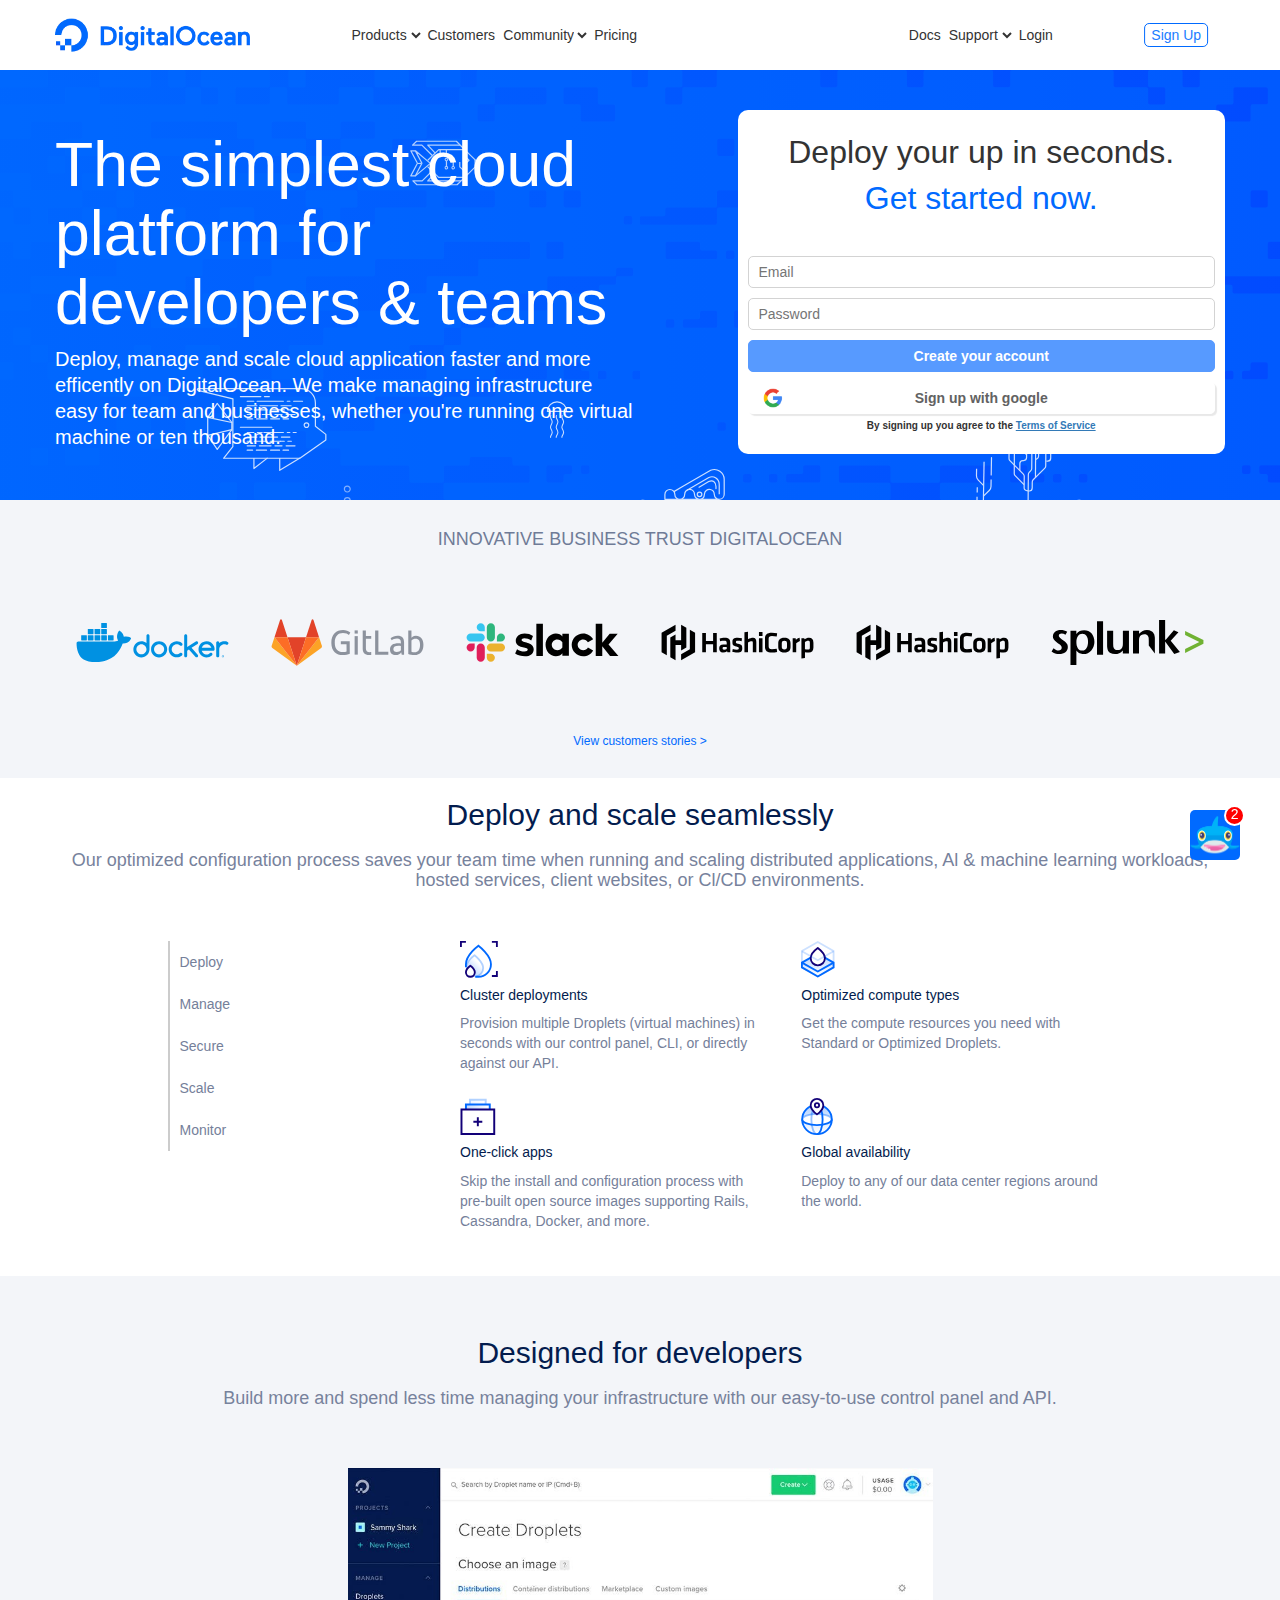
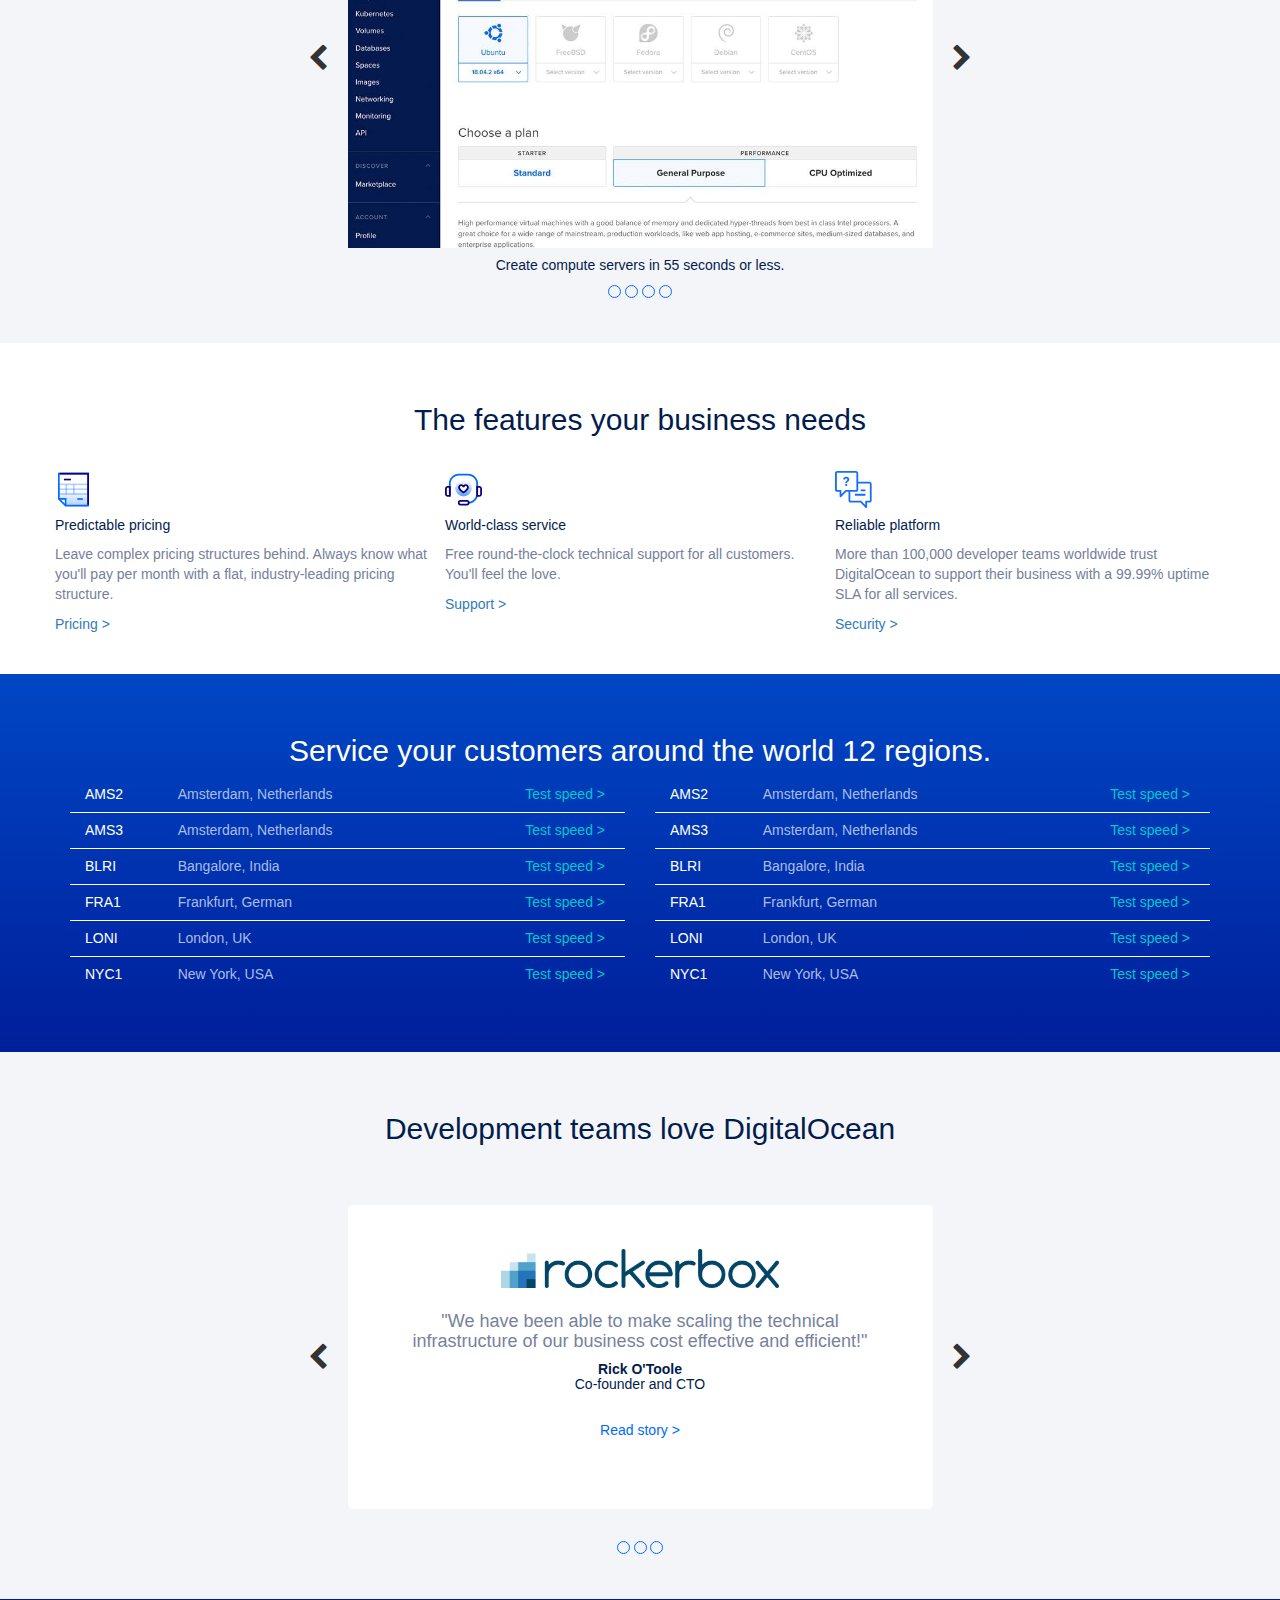
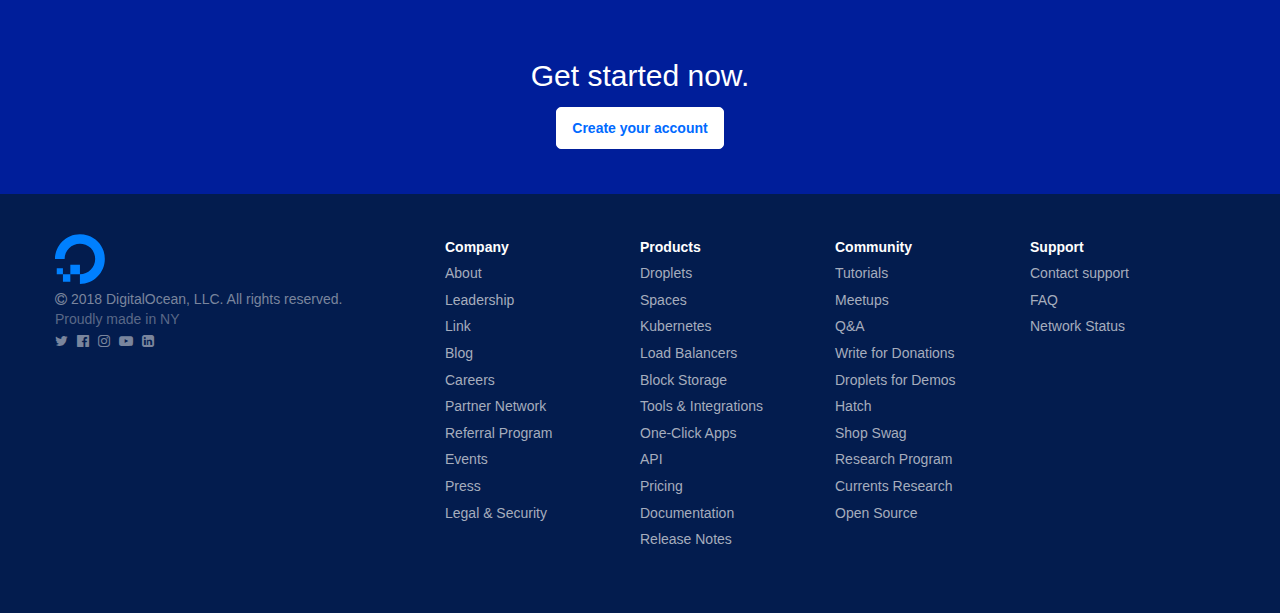
<file: index.html>
<!DOCTYPE html>
<html lang="en" dir="ltr">
  <head>
    <meta charset="utf-8">
    <meta name="viewport" content="width=device-width, initial-scale=1.0">
    <link rel="stylesheet" href="https://stackpath.bootstrapcdn.com/bootstrap/3.4.1/css/bootstrap.min.css" integrity="sha384-HSMxcRTRxnN+Bdg0JdbxYKrThecOKuH5zCYotlSAcp1+c8xmyTe9GYg1l9a69psu" crossorigin="anonymous">
    <link rel="stylesheet" href="css/style.css">
    <link rel="stylesheet" href="https://cdnjs.cloudflare.com/ajax/libs/font-awesome/4.7.0/css/font-awesome.min.css">
    <title>Digital Ocean</title>
  </head>
  <body>
    <!-- Navbar -->
    <div class="container-fluid">


        <div class="container bl-nav">
          <div class="row">

            <div class="logotype col-md-2  col-sm-3 col-xs-3 bl-padding">
              <img class="logo cursor-pointer" src="img/digital-ocean-logo.png" alt="">
            </div>

            <div class="bl-nav-left bl-padding col-md-4 col-md-offset-1 visible-md visible-lg">
              <ul>
                <li>
                  <select>
                    <option value="Products">Products</option>
                  </select>
                </li>
                <li>
                  <select>
                    <option value="Customers">Customers</option>
                  </select>
                </li>
                <li>
                  <select>
                    <option value="Community">Community</option>
                  </select>
                </li>
                <li>
                  <select>
                    <option value="Pricing">Pricing</option>
                  </select>
                </li>
              </ul>
            </div>

            <div class="bl-nav-right col-md-3 col-md-offset-1 visible-md visible-lg text-center">

              <ul>
                <li>
                  <select>
                    <option value="Docs">Docs</option>
                  </select>
                </li>
                <li>
                  <select>
                    <option value="Support">Support</option>
                  </select>
                </li>
                <li>
                  <select>
                    <option value="Login">Login</option>
                  </select>
                </li>
              </ul>

            </div>

            <div class="btn col-md-1 visible-md visible-lg">
              <button type="button" name="button">Sign Up</button>
            </div>
            <div class="hamburger  col-sm-1 col-xs-1 col-sm-offset-8 col-xs-offset-8 visible-xs visible-sm">
              <i class="fa fa-bars" aria-hidden="true"></i>
            </div>

          </div>

        </div>




    </div>
    <!-- Navbar -->

    <!-- Header -->
    <header>

      <div class="container-fluid">

        <div class="container">

          <!-- Jumbotron -->
          <div class="row bl-jumbotron ">

            <div class="col-md-6 col-sm-6">
              <div class="row">
                <h1>The simplest cloud platform for developers & teams</h1>
                <h4>Deploy, manage and scale cloud application faster and more efficently on DigitalOcean. We make managing infrastructure easy for team and businesses, whether you're running one virtual machine or ten thousand.</h4>
              </div>
            </div>
            <div  class="col-md-5 col-md-offset-1 col-sm-5 col-sm-offset-1 text-center">
              <div class="row">
                <div id="account">
                  <p>Deploy your up in seconds.<br><span>Get started now.</span></p>
                  <form class="" action="index.html" method="post">
                    <div class="">
                      <input type="email" name="email" value="" placeholder="Email" required>
                    </div>
                    <div class="">
                      <input type="password" name="password" value="" placeholder="Password" minlength="3" maxlength="8" required>
                    </div>
                    <div class="">
                      <input type="submit" name="submit" value="Create your account">
                    </div>
                    <div class="google">
                      <img src="img/google-logo.png" alt="">
                      <input type="button" name="button" value="Sign up with google">
                    </div>
                  </form>
                  <div>By signing up you agree to the <a class="decoration" href="#">Terms of Service</a></div>
                </div>

              </div>



            </div>

          </div>
          <!-- /Jumbotron -->

        </div>

      </div>


    </header>
    <!-- /Header -->

    <!-- Main -->
    <main class="container-fluid" >

      <!-- First Stripe-->
      <div class="row">

        <div class="container">

          <div class="row sponsor text-center">

            <div class="col-md-12 col-sm-12 col-xs-12">
              <h4 class=" text-uppercase">Innovative business trust digitalocean</h4>
            </div>
            <!-- IMMAGINI-SPONSOR -->
            <div class="row">
              <div class="col-md-2 col-sm-2 col-xs-6">
                <img src="img/docker-3.svg" alt="docker logo">
              </div>
              <div class="col-md-2 col-sm-2 col-xs-6">
                <img src="img/gitlab-3.svg" alt="gitlab logo">
              </div>
              <div class="col-md-2 col-sm-2 col-xs-6">
                <img src="img/slack-3.svg" alt="docker logo">
              </div>
              <div class="col-md-2 col-sm-2 col-xs-6">
                <img src="img/harshicorp-3.svg" alt="harshicorp logo">
              </div>
              <div class="col-md-2 col-sm-2 col-xs-6">
                <img src="img/harshicorp-3.svg" alt="harshicorp logo">
              </div>
              <div class="col-md-2 col-sm-2 col-xs-6">
                <img src="img/splunk-3.svg" alt="splunk logo">
              </div>
              <!-- /IMMAGINI-SPONSOR -->
            </div>
            <div class="col-md-12 col-sm-12 col-xs-12">
              <h6>View customers stories ></h6>
            </div>

          </div>

        </div>

      </div>
      <!-- /First Stripe-->

      <!-- Second Stripe-->
      <div class="row">
        <div class="container">
          <div class="row text-center">
            <div class="col-md-12 col-sm-12 col-xs-12">
              <h2 class="">Deploy and scale seamlessly</h2>
            </div>
            <div class="col-md-12 col-sm-12 col-xs-12">
              <h4 class="">Our optimized configuration process saves your team time when running and scaling distributed applications, Al
                & machine learning workloads, hosted services, client websites, or Cl/CD environments.
              </h4>
            </div>
          </div>
          <div class="row process">
            <div class="col-md-1 col-md-offset-1 col-sm-1 col-sm-offset-1 col-xs-12">
              <div class="ul">
                <ul>
                  <li>Deploy</li>
                  <li>Manage</li>
                  <li>Secure</li>
                  <li>Scale</li>
                  <li>Monitor</li>
                </ul>
              </div>
            </div>
            <div class="col-md-7 col-md-offset-2 col-sm-7 col-sm-offset-2 col-xs-12">
              <div class="row sub">
                <div class="col-md-12 col-sm-12 col-xs-12">
                  <div class="row">
                    <div class="col-md-6 col-sm-6 col-xs-12">
                      <img src="img/cluster.svg" alt="">
                      <h5>Cluster deployments</h5>
                      <p>Provision multiple Droplets (virtual machines) in seconds with our control panel, CLI, or directly against our API.</p>
                    </div>
                    <div class="col-md-6 col-sm-6 col-xs-12">
                      <img src="img/optimized.svg" alt="">
                      <h5>Optimized compute types</h5>
                      <p>Get the compute resources you need with Standard or Optimized Droplets.</p>
                    </div>
                  </div>
                </div>
                <div class="col-md-12 col-sm-12 col-xs-12">
                  <div class="row">
                    <div class="col-md-6 col-sm-6 col-xs-12">
                      <img src="img/one-click-apps.svg" alt="">
                      <h5>One-click apps</h5>
                      <p>Skip the install and configuration process with pre-built open source images supporting Rails, Cassandra, Docker, and more.</p>
                    </div>
                    <div class="col-md-6 col-sm-6 col-xs-12">
                      <img src="img/global.svg" alt="">
                      <h5>Global availability</h5>
                      <p>Deploy to any of our data center regions around the world.</p>
                    </div>
                  </div>
                </div>
              </div>
            </div>
          </div>

        </div>

      </div>
      <!-- /Second Stripe-->

      <!-- Third Stripe -->
      <div class="row">

        <div class="container">
          <div class="bl-container">
            <div class="row text-center">
              <div class="col-md-12 col-sm-12 col-xs-12">
                <h2 class="">Designed for developers</h2>
              </div>
              <div class="col-md-12 col-sm-12 col-xs-12">
                <h4 class="">
                  Build more and spend less time managing your infrastructure with our easy-to-use control panel and API.
                </h4>
              </div>
            </div>
            <div class="row carousel">
              <!-- <div class="fa col-md-3 col-sm-3 col-xs-3 text-right">
                <i class="fa fa-chevron-left" aria-hidden="true"></i>
              </div> -->
              <!-- <div class="col-md-6 col-sm-6 col-xs-6"> -->
              <div class="col-md-6 col-md-offset-3 col-sm-6 col-sm-offset-3 col-xs-6 col-xs-offset-3">
                <div class="row img">
                  <i class="fa fa-chevron-left" aria-hidden="true"></i>
                  <img src="img/droplets.jpg" alt="">
                  <i class="fa fa-chevron-right" aria-hidden="true"></i>
                </div>
              </div>
              <!-- <div class="fa col-md-3 col-sm-3 col-xs-3">
                <i class="fa fa-chevron-right" aria-hidden="true"></i>
              </div> -->

            </div>
            <div class="row text-center">
              <div class="col-md-12 col-sm-12 col-xs-12">
                <h5 class="">Create compute servers in 55 seconds or less.</h5>
                <div class="circle">
                </div>
                <!-- <a href="#"><div class="circle">
                </div></a> -->
                <div class="circle">
                </div>
                <div class="circle">
                </div>
                <div class="circle">
                </div>
              </div>
            </div>

          </div>

        </div>

      </div>
      <!-- /Third Stripe -->

      <!-- Fourth Stripe -->
      <div class="row">
        <div class="container">
          <div class="bl-container">
            <div class="row text-center">
              <div class="col-md-12 col-sm-12 col-xs-12">
                <h2 class="">The features your business needs </h2>
              </div>
            </div>
            <!-- Devi sistemare il margine visibile quando in modalità sm -->
            <div class="row">
              <div class="col-md-4 col-sm-4 col-xs-12 bl-pad-left">
                <!-- <div class="row"> -->
                <img src="img/predictable.svg" alt="">
                <h5>Predictable pricing</h5>
                <p>Leave complex pricing structures behind. Always know what you'll pay per month with a flat, industry-leading pricing structure.</p>
                <a href="#">Pricing ></a>
                <!-- </div> -->
              </div>
              <div class="col-md-4 col-sm-4 col-xs-12 bl-pad-left">
              <!-- <div class="col-md-4 col-sm-4 col-xs-12"> -->
                <!-- <div class="row"> -->
                <img src="img/chat-operator.svg" alt="">
                <h5>World-class service </h5>
                <p>Free round-the-clock technical support for all customers. You'll feel the love.</p>
                <a href="#">Support ></a>
                <!-- </div> -->
              </div>
              <div class="col-md-4 col-sm-4 col-xs-12 bl-pad-left">
              <!-- <div class="col-md-4 col-sm-4 col-xs-12 bl-pad-right"> -->
                <!-- <div class="row"> -->
                <img src="img/reliable.svg" alt="">
                <h5>Reliable platform</h5>
                <p>More than 100,000 developer teams worldwide trust DigitalOcean to support their business with a 99.99% uptime SLA for all services.</p>
                <a href="#">Security ></a>
                <!-- </div> -->
              </div>

            </div>



          </div>

        </div>

      </div>
      <!-- /Fourth Stripe -->

      <!-- Fifth Stripe -->
      <div class="row">
        <div class="container">
          <!-- Ho aggiunto questa row per evitare di avere dei margini di 15 px su bl-container. Sarebbe da fare anche sopra con cautela -->
          <!-- <div class="row"> -->
            <div class="bl-container">
              <div class="row text-center">
                <div class="col-md-12 col-sm-12 col-xs-12">
                  <h2 class="">Service your customers around the world 12 regions.</h2>
                </div>
              </div>
              <div class="row">

                <div class="col-md-6 col-sm-12 col-xs-12">
                  <!-- prima colonna -->

                  <!-- Costruire la tab usando le liste -->
                  <div class="tab-list">
                    <ul>
                      <li>AMS2</li>
                      <li>Amsterdam, Netherlands</li>
                      <li class="fr" >Test speed ></li>
                    </ul>
                    <ul>
                      <li>AMS3</li>
                      <li>Amsterdam, Netherlands</li>
                      <li class="fr" >Test speed ></li>
                    </ul>
                    <ul>
                      <li>BLRI</li>
                      <li>Bangalore, India</li>
                      <li class="fr" >Test speed ></li>
                    </ul>
                    <ul>
                      <li>FRA1</li>
                      <li>Frankfurt, German</li>
                      <li class="fr" >Test speed ></li>
                    </ul>
                    <ul>
                      <li>LONI</li>
                      <li>London, UK</li>
                      <li class="fr" >Test speed ></li>
                    </ul>
                    <ul>
                      <li>NYC1</li>
                      <li>New York, USA</li>
                      <li class="fr" >Test speed ></li>
                    </ul>
                  </div>
                  <!-- Costruire la tab usando le liste -->

                    <!-- <div class="row">

                      <div class="col-md-12">

                        <div class="row">
                          <div class="col-md-2">
                            AMS2
                          </div>
                          <div class="col-md-6">
                            Amsterdam, Netherlands
                          </div>
                          <div class="col-md-4">
                            Test speed >
                          </div>
                        </div>

                      </div>

                    </div> -->



                </div>

                <div class="col-md-6 col-sm-12 col-xs-12">
                  <!-- seconda colonna -->

                  <div class="tab-list">
                    <ul>
                      <li>AMS2</li>
                      <li>Amsterdam, Netherlands</li>
                      <li class="fr" >Test speed ></li>
                    </ul>
                    <ul>
                      <li>AMS3</li>
                      <li>Amsterdam, Netherlands</li>
                      <li class="fr" >Test speed ></li>
                    </ul>
                    <ul>
                      <li>BLRI</li>
                      <li>Bangalore, India</li>
                      <li class="fr" >Test speed ></li>
                    </ul>
                    <ul>
                      <li>FRA1</li>
                      <li>Frankfurt, German</li>
                      <li class="fr" >Test speed ></li>
                    </ul>
                    <ul>
                      <li>LONI</li>
                      <li>London, UK</li>
                      <li class="fr" >Test speed ></li>
                    </ul>
                    <ul>
                      <li>NYC1</li>
                      <li>New York, USA</li>
                      <li class="fr" >Test speed ></li>
                    </ul>
                  </div>

                </div>

              </div>
            </div>
          <!-- </div> -->
          <!-- /Ho aggiunto questa row per evitare di avere dei margini di 15 px su bl-container. Sarebbe da fare anche sopra con cautela -->


        </div>

      </div>
      <!-- /Fifth Stripe -->

      <!-- Sixth Stripe -->
      <div class="row">

        <div class="container">
          <div class="bl-container">
            <div class="row text-center">
              <div class="col-md-12 col-sm-12 col-xs-12">
                <h2 class="">Development teams love DigitalOcean</h2>
              </div>
            </div>
            <div class="row carousel">
              <!-- <div class="fa col-md-3 col-sm-3 col-xs-3 text-right">
                <i class="fa fa-chevron-left" aria-hidden="true"></i>
              </div> -->
              <!-- <div class="col-md-6 col-sm-6 col-xs-6"> -->
              <div class="col-md-6 col-md-offset-3 col-sm-6 col-sm-offset-3 col-xs-6 col-xs-offset-3">
                <div class="row img rockerbox">
                  <i class="fa fa-chevron-left" aria-hidden="true"></i>
                  <div class="col-12-md">
                    <div class="row">
                      <div class="col-md-6 col-md-offset-3 col-sm-10 col-sm-offset-1 col-xs-12">
                        <img src="img/rockerbox.png" alt="">
                      </div>
                      <div class="col-md-12 col-sm-12 col-xs-12 text-center">
                        <h4>
                          "We have been able to make scaling the technical <br>
                          infrastructure of our business cost effective and efficient!"
                        </h4>
                        <h5>
                          <strong>Rick O'Toole</strong><br>Co-founder and CTO <br><br><br><a href="#">Read story   ></a>
                        </h5>
                      </div>
                    </div>
                  </div>
                  <i class="fa fa-chevron-right" aria-hidden="true"></i>
                </div>
              </div>
              <!-- <div class="fa col-md-3 col-sm-3 col-xs-3">
                <i class="fa fa-chevron-right" aria-hidden="true"></i>
              </div> -->

            </div>
            <div class="row text-center">
              <div class="col-md-12 col-sm-12 col-xs-12">
                <div class="circle rockerbox">
                </div>
                <!-- <a href="#"><div class="circle">
                </div></a> -->
                <div class="circle rockerbox">
                </div>
                <div class="circle rockerbox">
                </div>
              </div>
            </div>

          </div>

        </div>

      </div>
      <!-- /Sixth Stripe -->

      <!-- Seventh Stripe -->
      <div class="row">
        <div class="container">
          <div class="bl-container">
            <div class="row text-center">
              <div class="col-md-12 col-sm-12 col-xs-12">
                <h2 class="">Get started now.</h2>
              </div>
              <div class="">
                <input type="button" name="button" value="Create your account">
              </div>

            </div>
          </div>

        </div>

      </div>
      <!-- /Seventh Stripe -->


    </main>
    <!-- /Main -->

    <!-- Footer -->
    <footer class="container-fluid">
      <!-- <div class="row"> -->
        <div class="container">
          <div class="bl-container">
            <div class="row footer">
              <div class="col-md-4 col-sm-12 col-xs-12">
                <div class="row">
                  <div class="logo-sign cursor-pointer">
                    <img src="img/digitalocean-logo-mark.svg" alt="">
                  </div>
                  <p>
                    <i class="fa fa-copyright" aria-hidden="true"></i>
                    2018 DigitalOcean, LLC. All rights reserved.<br><span class="dif-color">Proudly made in NY</span><br>
                    <span id="social-icon">
                      <i class="fa fa-twitter" aria-hidden="true"></i>
                      <i class="fa fa-facebook-official" aria-hidden="true"></i>
                      <i class="fa fa-instagram" aria-hidden="true"></i>
                      <i class="fa fa-youtube-play" aria-hidden="true"></i>
                      <i class="fa fa-linkedin-square" aria-hidden="true"></i>
                    </span>
                  </p>
                </div>
              </div>
              <div class="col-md-2 col-sm-6 col-xs-12">
                <div class="row">
                  <ul>
                    <li>Company</li>
                    <li>About</li>
                    <li>Leadership</li>
                    <li>Link</li>
                    <li>Blog</li>
                    <li>Careers</li>
                    <li>Partner Network</li>
                    <li>Referral Program</li>
                    <li>Events</li>
                    <li>Press</li>
                    <li>Legal & Security</li>
                  </ul>
                </div>
              </div>
              <div class="col-md-2 col-sm-6 col-xs-12">
                <div class="row">
                  <ul>
                    <li>Products</li>
                    <li>Droplets</li>
                    <li>Spaces</li>
                    <li>Kubernetes</li>
                    <li>Load Balancers</li>
                    <li>Block Storage</li>
                    <li>Tools & Integrations</li>
                    <li>One-Click Apps</li>
                    <li>API</li>
                    <li>Pricing</li>
                    <li>Documentation</li>
                    <li>Release Notes</li>
                  </ul>
                </div>
              </div>
              <div class="col-md-2 col-sm-6 col-xs-12">
                <div class="row">
                  <ul>
                    <li>Community</li>
                    <li>Tutorials</li>
                    <li>Meetups</li>
                    <li>Q&A</li>
                    <li>Write for Donations</li>
                    <li>Droplets for Demos</li>
                    <li>Hatch</li>
                    <li>Shop Swag</li>
                    <li>Research Program</li>
                    <li>Currents Research</li>
                    <li>Open Source</li>
                  </ul>
                </div>
              </div>
              <div class="col-md-2 col-sm-6 col-xs-12">
                <div class="row">
                  <ul>
                    <li>Support</li>
                    <li>Contact support</li>
                    <li>FAQ</li>
                    <li>Network Status</li>
                  </ul>
                </div>
              </div>

            </div>
          </div>

        </div>

      <!-- </div> -->

    </footer>
    <!-- /Footer -->

    <!-- Shark -->
    <div class="shark bl-clearfix">

      <div class="speech-bubble bl-fl">
        Can I help answer any questions you have <br> about DigitalOcean?
      </div>

      <div class="shark-square bl-fl">
        <img src="img/shark.png" alt="">
        <div class="circle-num text-center">
          2
        </div>
      </div>

    </div>
    <!-- /Shark -->

  </body>
</html>
</file>
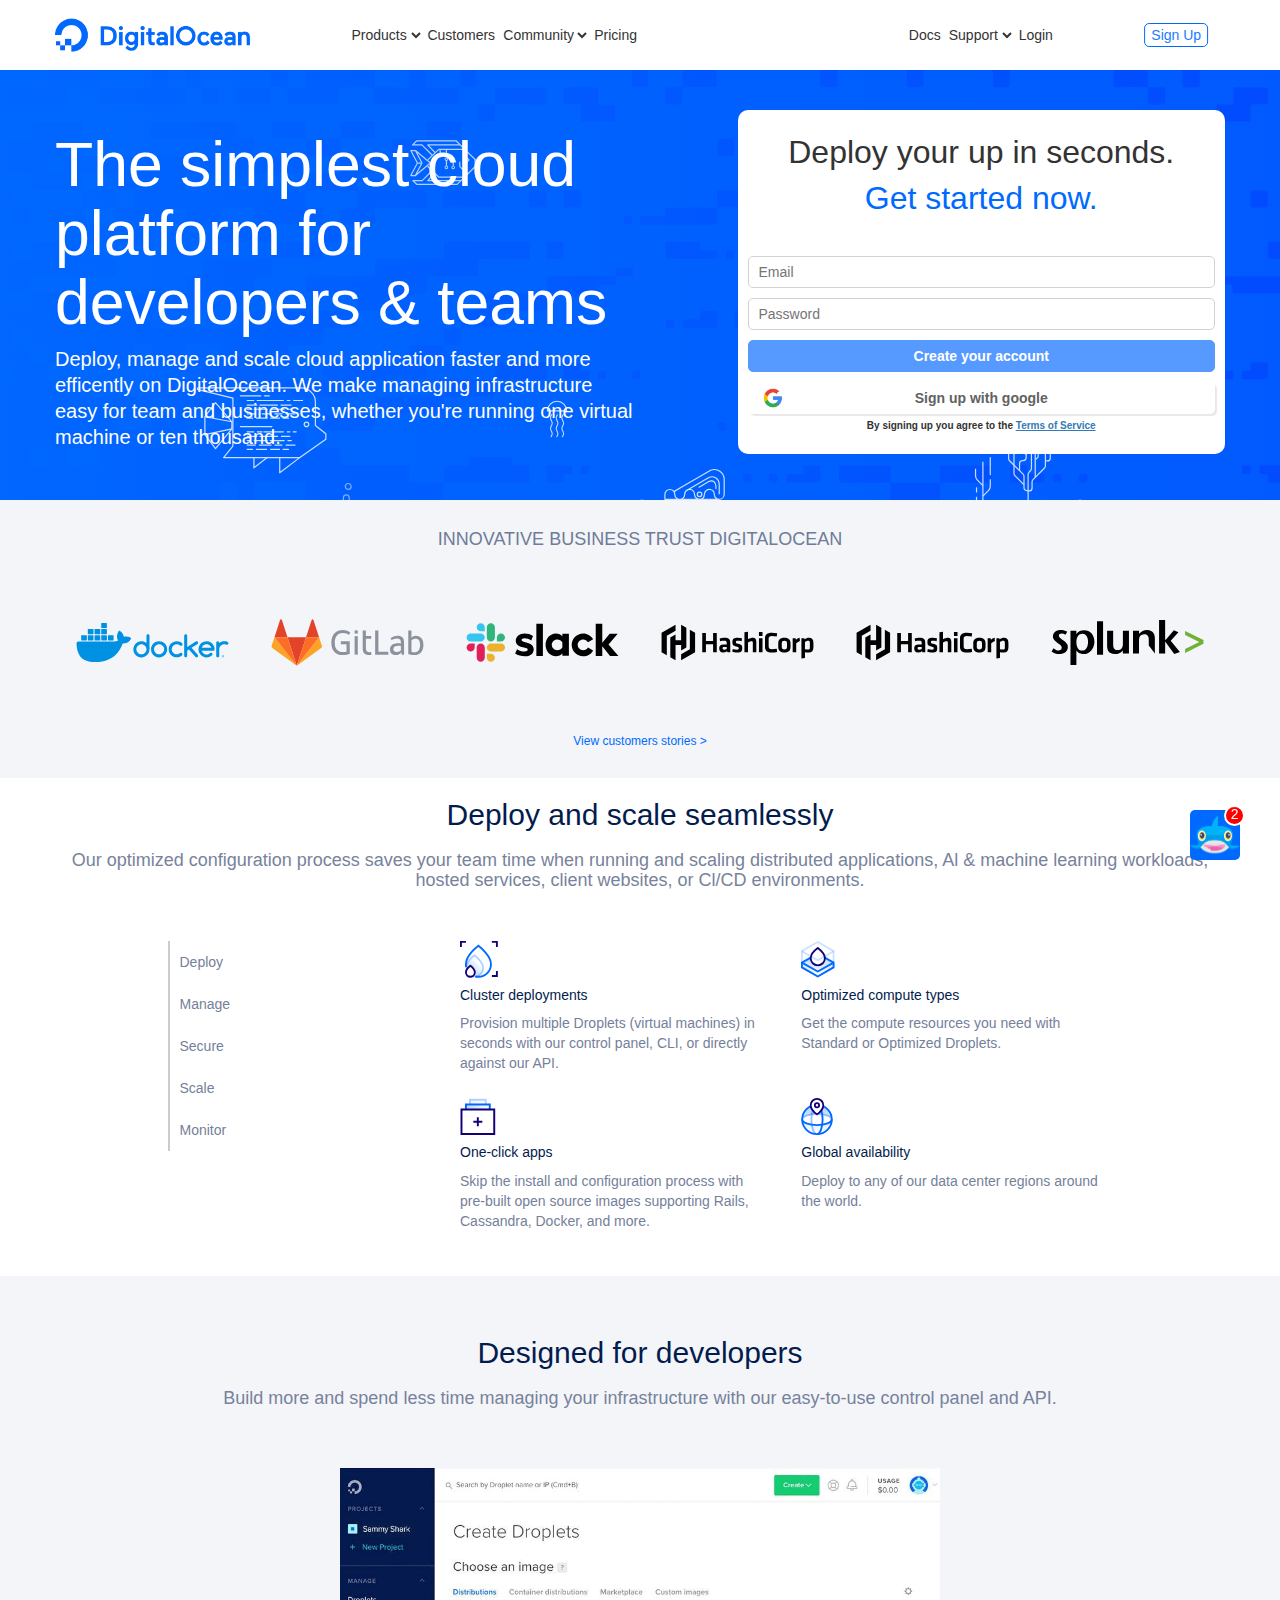
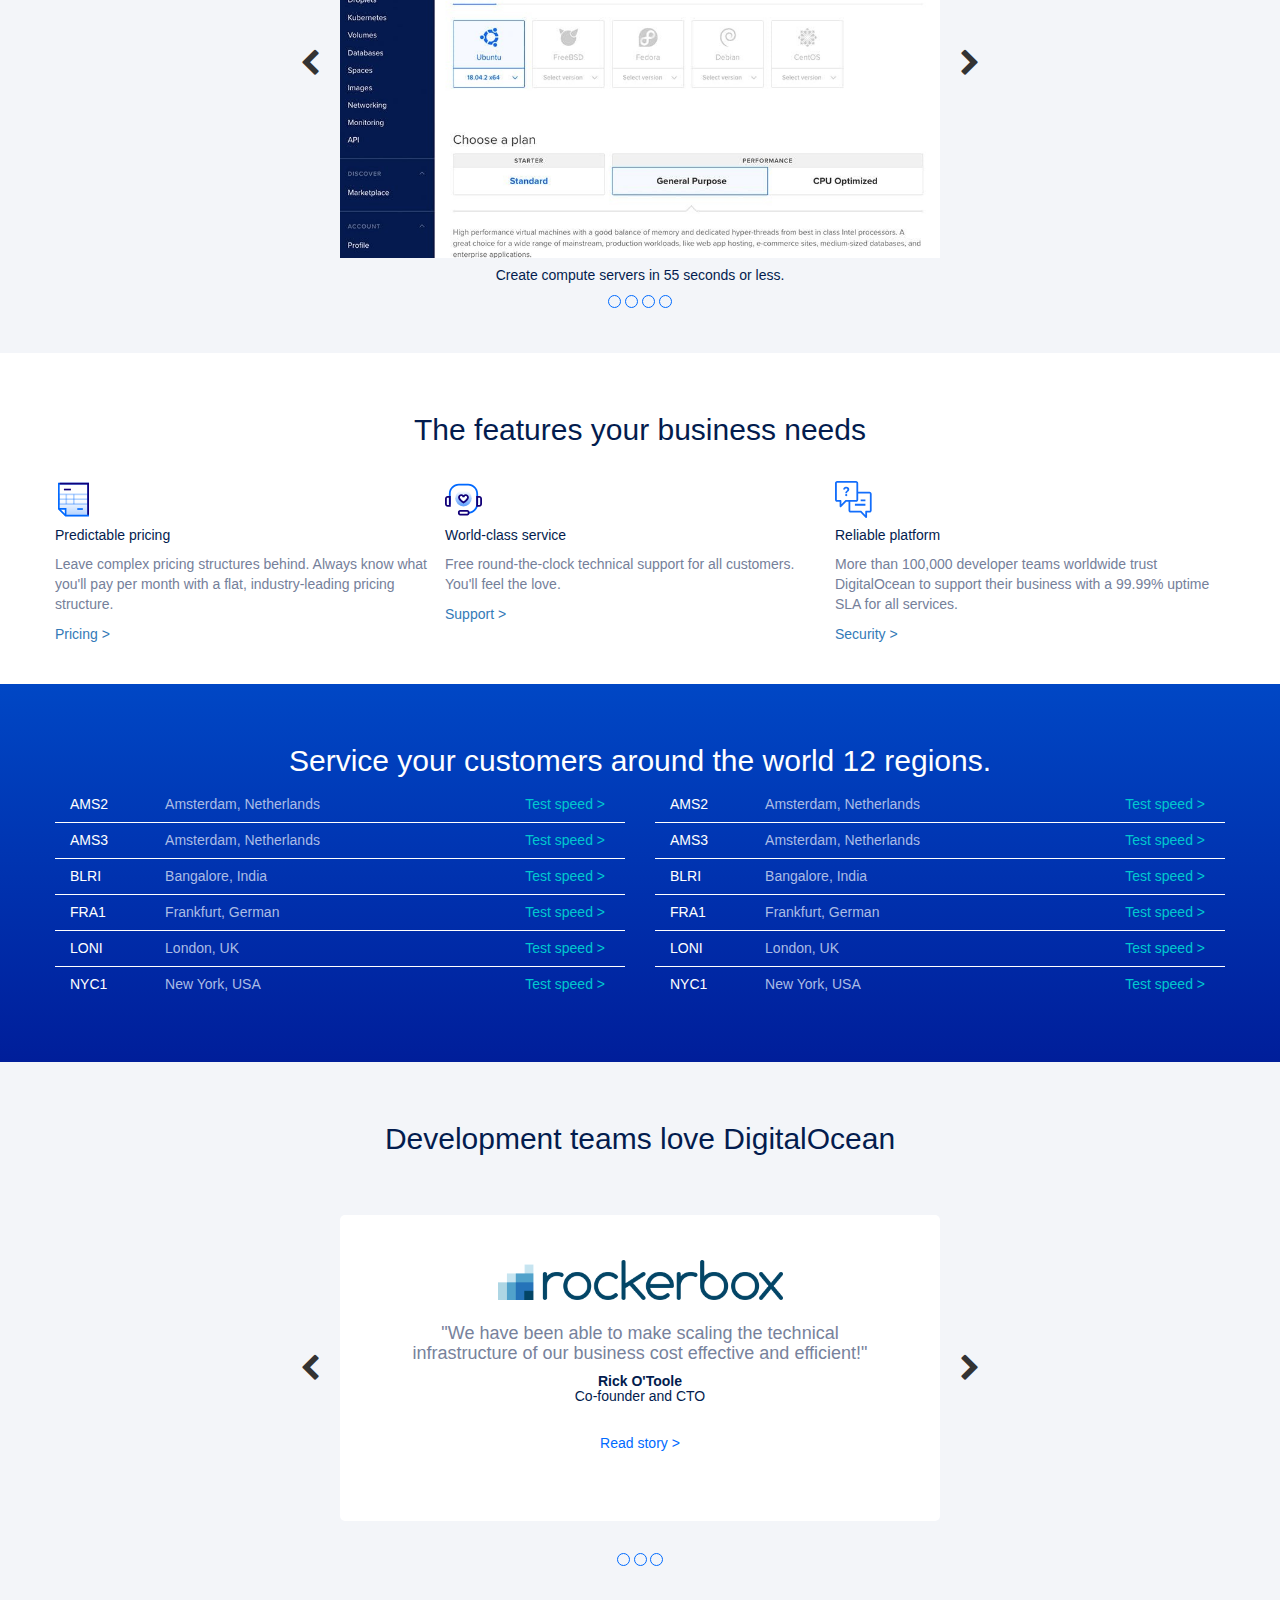
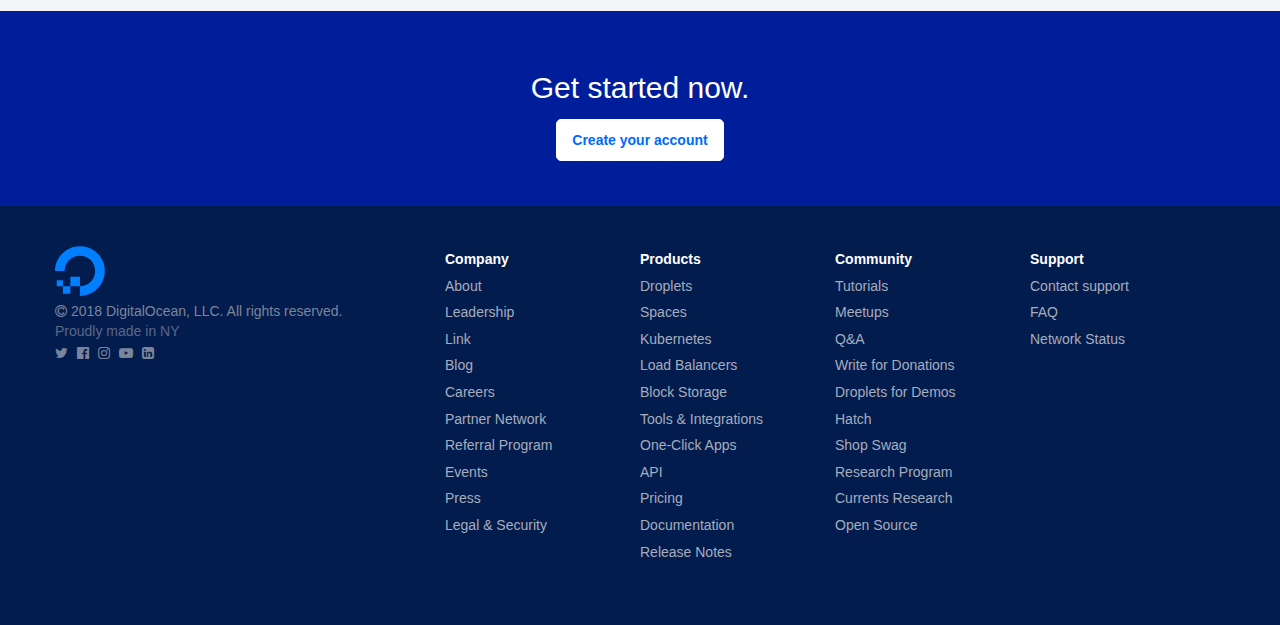
<file: REFACTORING/index.html>
<!DOCTYPE html>
<html lang="en" dir="ltr">
  <head>
    <meta charset="utf-8">
    <meta name="viewport" content="width=device-width, initial-scale=1.0">
    <link rel="stylesheet" href="https://stackpath.bootstrapcdn.com/bootstrap/3.4.1/css/bootstrap.min.css" integrity="sha384-HSMxcRTRxnN+Bdg0JdbxYKrThecOKuH5zCYotlSAcp1+c8xmyTe9GYg1l9a69psu" crossorigin="anonymous">
    <link rel="stylesheet" href="css/style.css">
    <link rel="stylesheet" href="https://cdnjs.cloudflare.com/ajax/libs/font-awesome/4.7.0/css/font-awesome.min.css">
    <title>Digital Ocean</title>
  </head>
  <body>
    <!-- Navbar -->
    <div class="container-fluid">


        <div class="container bl-nav">
          <div class="row">

            <div class="logotype col-md-2  col-sm-3 col-xs-3 bl-padding">
              <img class="logo cursor-pointer" src="img/digital-ocean-logo.png" alt="">
            </div>

            <div class="bl-nav-left bl-padding col-md-4 col-md-offset-1 visible-md visible-lg">
              <ul>
                <li>
                  <select>
                    <option value="Products">Products</option>
                  </select>
                </li>
                <li>
                  <select>
                    <option value="Customers">Customers</option>
                  </select>
                </li>
                <li>
                  <select>
                    <option value="Community">Community</option>
                  </select>
                </li>
                <li>
                  <select>
                    <option value="Pricing">Pricing</option>
                  </select>
                </li>
              </ul>
            </div>

            <div class="bl-nav-right col-md-3 col-md-offset-1 visible-md visible-lg text-center">

              <ul>
                <li>
                  <select>
                    <option value="Docs">Docs</option>
                  </select>
                </li>
                <li>
                  <select>
                    <option value="Support">Support</option>
                  </select>
                </li>
                <li>
                  <select>
                    <option value="Login">Login</option>
                  </select>
                </li>
              </ul>

            </div>

            <div class="btn col-md-1 visible-md visible-lg">
              <button type="button" name="button">Sign Up</button>
            </div>
            <div class="hamburger  col-sm-1 col-xs-1 col-sm-offset-8 col-xs-offset-8 visible-xs visible-sm">
              <i class="fa fa-bars" aria-hidden="true"></i>
            </div>

          </div>

        </div>




    </div>
    <!-- Navbar -->

    <!-- Header -->
    <header>

      <div class="container-fluid">

        <div class="container">

          <!-- Jumbotron -->
          <div class="row bl-jumbotron ">

            <div class="col-md-6 col-sm-6">
              <div class="row">
                <h1>The simplest cloud platform for developers & teams</h1>
                <h4>Deploy, manage and scale cloud application faster and more efficently on DigitalOcean. We make managing infrastructure easy for team and businesses, whether you're running one virtual machine or ten thousand.</h4>
              </div>
            </div>
            <div  class="col-md-5 col-md-offset-1 col-sm-5 col-sm-offset-1 text-center">
              <div class="row">
                <div id="account">
                  <p>Deploy your up in seconds.<br><span>Get started now.</span></p>
                  <form class="" action="index.html" method="post">
                    <div class="">
                      <input type="email" name="email" value="" placeholder="Email" required>
                    </div>
                    <div class="">
                      <input type="password" name="password" value="" placeholder="Password" minlength="3" maxlength="8" required>
                    </div>
                    <div class="">
                      <input type="submit" name="submit" value="Create your account">
                    </div>
                    <div class="google">
                      <img src="img/google-logo.png" alt="">
                      <input type="button" name="button" value="Sign up with google">
                    </div>
                  </form>
                  <div>By signing up you agree to the <a class="decoration" href="#">Terms of Service</a></div>
                </div>

              </div>



            </div>

          </div>
          <!-- /Jumbotron -->

        </div>

      </div>


    </header>
    <!-- /Header -->

    <!-- Main -->
    <main class="container-fluid" >

      <!-- First Stripe-->
      <div class="row">

        <div class="container">

          <div class="row sponsor text-center">

            <div class="col-md-12 col-sm-12 col-xs-12">
              <h4 class=" text-uppercase">Innovative business trust digitalocean</h4>
            </div>
            <!-- IMMAGINI-SPONSOR -->
            <div class="row">
              <div class="col-md-2 col-sm-2 col-xs-6">
                <img src="img/docker-3.svg" alt="docker logo">
              </div>
              <div class="col-md-2 col-sm-2 col-xs-6">
                <img src="img/gitlab-3.svg" alt="gitlab logo">
              </div>
              <div class="col-md-2 col-sm-2 col-xs-6">
                <img src="img/slack-3.svg" alt="docker logo">
              </div>
              <div class="col-md-2 col-sm-2 col-xs-6">
                <img src="img/harshicorp-3.svg" alt="harshicorp logo">
              </div>
              <div class="col-md-2 col-sm-2 col-xs-6">
                <img src="img/harshicorp-3.svg" alt="harshicorp logo">
              </div>
              <div class="col-md-2 col-sm-2 col-xs-6">
                <img src="img/splunk-3.svg" alt="splunk logo">
              </div>
              <!-- /IMMAGINI-SPONSOR -->
            </div>
            <div class="col-md-12 col-sm-12 col-xs-12">
              <h6>View customers stories ></h6>
            </div>

          </div>

        </div>

      </div>
      <!-- /First Stripe-->

      <!-- Second Stripe-->
      <div class="row">
        <div class="container">
          <div class="row text-center">
            <div class="col-md-12 col-sm-12 col-xs-12">
              <h2 class="">Deploy and scale seamlessly</h2>
            </div>
            <div class="col-md-12 col-sm-12 col-xs-12">
              <h4 class="">Our optimized configuration process saves your team time when running and scaling distributed applications, Al
                & machine learning workloads, hosted services, client websites, or Cl/CD environments.
              </h4>
            </div>
          </div>
          <div class="row process">
            <div class="col-md-1 col-md-offset-1 col-sm-1 col-sm-offset-1 col-xs-12">
              <div class="ul">
                <ul>
                  <li>Deploy</li>
                  <li>Manage</li>
                  <li>Secure</li>
                  <li>Scale</li>
                  <li>Monitor</li>
                </ul>
              </div>
            </div>
            <div class="col-md-7 col-md-offset-2 col-sm-7 col-sm-offset-2 col-xs-12">
              <div class="row sub">
                <div class="col-md-12 col-sm-12 col-xs-12">
                  <div class="row">
                    <div class="col-md-6 col-sm-6 col-xs-12">
                      <img src="img/cluster.svg" alt="">
                      <h5>Cluster deployments</h5>
                      <p>Provision multiple Droplets (virtual machines) in seconds with our control panel, CLI, or directly against our API.</p>
                    </div>
                    <div class="col-md-6 col-sm-6 col-xs-12">
                      <img src="img/optimized.svg" alt="">
                      <h5>Optimized compute types</h5>
                      <p>Get the compute resources you need with Standard or Optimized Droplets.</p>
                    </div>
                  </div>
                </div>
                <div class="col-md-12 col-sm-12 col-xs-12">
                  <div class="row">
                    <div class="col-md-6 col-sm-6 col-xs-12">
                      <img src="img/one-click-apps.svg" alt="">
                      <h5>One-click apps</h5>
                      <p>Skip the install and configuration process with pre-built open source images supporting Rails, Cassandra, Docker, and more.</p>
                    </div>
                    <div class="col-md-6 col-sm-6 col-xs-12">
                      <img src="img/global.svg" alt="">
                      <h5>Global availability</h5>
                      <p>Deploy to any of our data center regions around the world.</p>
                    </div>
                  </div>
                </div>
              </div>
            </div>
          </div>

        </div>

      </div>
      <!-- /Second Stripe-->

      <!-- Third Stripe -->
      <div class="row">

        <div class="container bl-container">

            <div class="row text-center">
              <div class="col-md-12 col-sm-12 col-xs-12">
                <h2 class="">Designed for developers</h2>
              </div>
              <div class="col-md-12 col-sm-12 col-xs-12">
                <h4 class="">
                  Build more and spend less time managing your infrastructure with our easy-to-use control panel and API.
                </h4>
              </div>
            </div>
            <div class="row carousel">
              <!-- <div class="fa col-md-3 col-sm-3 col-xs-3 text-right">
                <i class="fa fa-chevron-left" aria-hidden="true"></i>
              </div> -->
              <!-- <div class="col-md-6 col-sm-6 col-xs-6"> -->
              <div class="col-md-6 col-md-offset-3 col-sm-6 col-sm-offset-3 col-xs-6 col-xs-offset-3">
                <div class="row img">
                  <i class="fa fa-chevron-left" aria-hidden="true"></i>
                  <img src="img/droplets.jpg" alt="">
                  <i class="fa fa-chevron-right" aria-hidden="true"></i>
                </div>
              </div>
              <!-- <div class="fa col-md-3 col-sm-3 col-xs-3">
                <i class="fa fa-chevron-right" aria-hidden="true"></i>
              </div> -->

            </div>
            <div class="row text-center">
              <div class="col-md-12 col-sm-12 col-xs-12">
                <h5 class="">Create compute servers in 55 seconds or less.</h5>
                <div class="circle">
                </div>
                <!-- <a href="#"><div class="circle">
                </div></a> -->
                <div class="circle">
                </div>
                <div class="circle">
                </div>
                <div class="circle">
                </div>
              </div>
            </div>



        </div>

      </div>
      <!-- /Third Stripe -->

      <!-- Fourth Stripe -->
      <div class="row">
        <div class="container">
          <div class="bl-container">
            <div class="row text-center">
              <div class="col-md-12 col-sm-12 col-xs-12">
                <h2 class="">The features your business needs </h2>
              </div>
            </div>
            <!-- Devi sistemare il margine visibile quando in modalità sm -->
            <div class="row">
              <div class="col-md-4 col-sm-4 col-xs-12 bl-pad-left">
                <!-- <div class="row"> -->
                <img src="img/predictable.svg" alt="">
                <h5>Predictable pricing</h5>
                <p>Leave complex pricing structures behind. Always know what you'll pay per month with a flat, industry-leading pricing structure.</p>
                <a href="#">Pricing ></a>
                <!-- </div> -->
              </div>
              <div class="col-md-4 col-sm-4 col-xs-12 bl-pad-left">
              <!-- <div class="col-md-4 col-sm-4 col-xs-12"> -->
                <!-- <div class="row"> -->
                <img src="img/chat-operator.svg" alt="">
                <h5>World-class service </h5>
                <p>Free round-the-clock technical support for all customers. You'll feel the love.</p>
                <a href="#">Support ></a>
                <!-- </div> -->
              </div>
              <div class="col-md-4 col-sm-4 col-xs-12 bl-pad-left">
              <!-- <div class="col-md-4 col-sm-4 col-xs-12 bl-pad-right"> -->
                <!-- <div class="row"> -->
                <img src="img/reliable.svg" alt="">
                <h5>Reliable platform</h5>
                <p>More than 100,000 developer teams worldwide trust DigitalOcean to support their business with a 99.99% uptime SLA for all services.</p>
                <a href="#">Security ></a>
                <!-- </div> -->
              </div>

            </div>



          </div>

        </div>

      </div>
      <!-- /Fourth Stripe -->

      <!-- Fifth Stripe -->
      <div class="row">
        <div class="container bl-container">
          <!-- Ho aggiunto questa row per evitare di avere dei margini di 15 px su bl-container. Sarebbe da fare anche sopra con cautela -->
          <!-- <div class="row"> -->

              <div class="row text-center">
                <div class="col-md-12 col-sm-12 col-xs-12">
                  <h2 class="">Service your customers around the world 12 regions.</h2>
                </div>
              </div>
              <div class="row">

                <div class="col-md-6 col-sm-12 col-xs-12">
                  <!-- prima colonna -->

                  <!-- Costruire la tab usando le liste -->
                  <div class="tab-list">
                    <ul>
                      <li>AMS2</li>
                      <li>Amsterdam, Netherlands</li>
                      <li class="fr" >Test speed ></li>
                    </ul>
                    <ul>
                      <li>AMS3</li>
                      <li>Amsterdam, Netherlands</li>
                      <li class="fr" >Test speed ></li>
                    </ul>
                    <ul>
                      <li>BLRI</li>
                      <li>Bangalore, India</li>
                      <li class="fr" >Test speed ></li>
                    </ul>
                    <ul>
                      <li>FRA1</li>
                      <li>Frankfurt, German</li>
                      <li class="fr" >Test speed ></li>
                    </ul>
                    <ul>
                      <li>LONI</li>
                      <li>London, UK</li>
                      <li class="fr" >Test speed ></li>
                    </ul>
                    <ul>
                      <li>NYC1</li>
                      <li>New York, USA</li>
                      <li class="fr" >Test speed ></li>
                    </ul>
                  </div>
                  <!-- Costruire la tab usando le liste -->

                    <!-- <div class="row">

                      <div class="col-md-12">

                        <div class="row">
                          <div class="col-md-2">
                            AMS2
                          </div>
                          <div class="col-md-6">
                            Amsterdam, Netherlands
                          </div>
                          <div class="col-md-4">
                            Test speed >
                          </div>
                        </div>

                      </div>

                    </div> -->



                </div>

                <div class="col-md-6 col-sm-12 col-xs-12">
                  <!-- seconda colonna -->

                  <div class="tab-list">
                    <ul>
                      <li>AMS2</li>
                      <li>Amsterdam, Netherlands</li>
                      <li class="fr" >Test speed ></li>
                    </ul>
                    <ul>
                      <li>AMS3</li>
                      <li>Amsterdam, Netherlands</li>
                      <li class="fr" >Test speed ></li>
                    </ul>
                    <ul>
                      <li>BLRI</li>
                      <li>Bangalore, India</li>
                      <li class="fr" >Test speed ></li>
                    </ul>
                    <ul>
                      <li>FRA1</li>
                      <li>Frankfurt, German</li>
                      <li class="fr" >Test speed ></li>
                    </ul>
                    <ul>
                      <li>LONI</li>
                      <li>London, UK</li>
                      <li class="fr" >Test speed ></li>
                    </ul>
                    <ul>
                      <li>NYC1</li>
                      <li>New York, USA</li>
                      <li class="fr" >Test speed ></li>
                    </ul>
                  </div>

                </div>

              </div>

          <!-- </div> -->
          <!-- /Ho aggiunto questa row per evitare di avere dei margini di 15 px su bl-container. Sarebbe da fare anche sopra con cautela -->


        </div>

      </div>
      <!-- /Fifth Stripe -->

      <!-- Sixth Stripe -->
      <div class="row">

        <div class="container bl-container">

            <div class="row text-center">
              <div class="col-md-12 col-sm-12 col-xs-12">
                <h2 class="">Development teams love DigitalOcean</h2>
              </div>
            </div>
            <div class="row carousel">
              <!-- <div class="fa col-md-3 col-sm-3 col-xs-3 text-right">
                <i class="fa fa-chevron-left" aria-hidden="true"></i>
              </div> -->
              <!-- <div class="col-md-6 col-sm-6 col-xs-6"> -->
              <div class="col-md-6 col-md-offset-3 col-sm-6 col-sm-offset-3 col-xs-6 col-xs-offset-3">
                <div class="row img rockerbox">
                  <i class="fa fa-chevron-left" aria-hidden="true"></i>
                  <div class="col-12-md">
                    <div class="row">
                      <div class="col-md-6 col-md-offset-3 col-sm-10 col-sm-offset-1 col-xs-12">
                        <img src="img/rockerbox.png" alt="">
                      </div>
                      <div class="col-md-12 col-sm-12 col-xs-12 text-center">
                        <h4>
                          "We have been able to make scaling the technical <br>
                          infrastructure of our business cost effective and efficient!"
                        </h4>
                        <h5>
                          <strong>Rick O'Toole</strong><br>Co-founder and CTO <br><br><br><a href="#">Read story   ></a>
                        </h5>
                      </div>
                    </div>
                  </div>
                  <i class="fa fa-chevron-right" aria-hidden="true"></i>
                </div>
              </div>
              <!-- <div class="fa col-md-3 col-sm-3 col-xs-3">
                <i class="fa fa-chevron-right" aria-hidden="true"></i>
              </div> -->

            </div>
            <div class="row text-center">
              <div class="col-md-12 col-sm-12 col-xs-12">
                <div class="circle rockerbox">
                </div>
                <!-- <a href="#"><div class="circle">
                </div></a> -->
                <div class="circle rockerbox">
                </div>
                <div class="circle rockerbox">
                </div>
              </div>
            </div>



        </div>

      </div>
      <!-- /Sixth Stripe -->

      <!-- Seventh Stripe -->
      <div class="row">
        <div class="container bl-container">

            <div class="row text-center">
              <div class="col-md-12 col-sm-12 col-xs-12">
                <h2 class="">Get started now.</h2>
              </div>
              <div class="">
                <input type="button" name="button" value="Create your account">
              </div>

            </div>


        </div>

      </div>
      <!-- /Seventh Stripe -->


    </main>
    <!-- /Main -->

    <!-- Footer -->
    <footer class="container-fluid">
      <!-- <div class="row"> -->
        <div class="container">
          <div class="bl-container">
            <div class="row footer">
              <div class="col-md-4 col-sm-12 col-xs-12">
                <div class="row">
                  <div class="logo-sign cursor-pointer">
                    <img src="img/digitalocean-logo-mark.svg" alt="">
                  </div>
                  <p>
                    <i class="fa fa-copyright" aria-hidden="true"></i>
                    2018 DigitalOcean, LLC. All rights reserved.<br><span class="dif-color">Proudly made in NY</span><br>
                    <span id="social-icon">
                      <i class="fa fa-twitter cursor-pointer" aria-hidden="true"></i>
                      <i class="fa fa-facebook-official cursor-pointer" aria-hidden="true"></i>
                      <i class="fa fa-instagram cursor-pointer" aria-hidden="true"></i>
                      <i class="fa fa-youtube-play cursor-pointer" aria-hidden="true"></i>
                      <i class="fa fa-linkedin-square cursor-pointer" aria-hidden="true"></i>
                    </span>
                  </p>
                </div>
              </div>
              <div class="col-md-2 col-sm-6 col-xs-12">
                <div class="row">
                  <ul>
                    <li>Company</li>
                    <li>About</li>
                    <li>Leadership</li>
                    <li>Link</li>
                    <li>Blog</li>
                    <li>Careers</li>
                    <li>Partner Network</li>
                    <li>Referral Program</li>
                    <li>Events</li>
                    <li>Press</li>
                    <li>Legal & Security</li>
                  </ul>
                </div>
              </div>
              <div class="col-md-2 col-sm-6 col-xs-12">
                <div class="row">
                  <ul>
                    <li>Products</li>
                    <li>Droplets</li>
                    <li>Spaces</li>
                    <li>Kubernetes</li>
                    <li>Load Balancers</li>
                    <li>Block Storage</li>
                    <li>Tools & Integrations</li>
                    <li>One-Click Apps</li>
                    <li>API</li>
                    <li>Pricing</li>
                    <li>Documentation</li>
                    <li>Release Notes</li>
                  </ul>
                </div>
              </div>
              <div class="col-md-2 col-sm-6 col-xs-12">
                <div class="row">
                  <ul>
                    <li>Community</li>
                    <li>Tutorials</li>
                    <li>Meetups</li>
                    <li>Q&A</li>
                    <li>Write for Donations</li>
                    <li>Droplets for Demos</li>
                    <li>Hatch</li>
                    <li>Shop Swag</li>
                    <li>Research Program</li>
                    <li>Currents Research</li>
                    <li>Open Source</li>
                  </ul>
                </div>
              </div>
              <div class="col-md-2 col-sm-6 col-xs-12">
                <div class="row">
                  <ul>
                    <li>Support</li>
                    <li>Contact support</li>
                    <li>FAQ</li>
                    <li>Network Status</li>
                  </ul>
                </div>
              </div>

            </div>
          </div>

        </div>

      <!-- </div> -->

    </footer>
    <!-- /Footer -->

    <!-- Shark -->
    <div class="shark bl-clearfix">

      <div class="speech-bubble bl-fl">
        Can I help answer any questions you have <br> about DigitalOcean?
      </div>

      <div class="shark-square bl-fl">
        <img src="img/shark.png" alt="">
        <div class="circle-num text-center">
          2
        </div>
      </div>

    </div>
    <!-- /Shark -->

  </body>
</html>
</file>
<file: css/style.css>
.container-fluid {
  /* background-color: red; */
  /* height: 70px; */
}

.cursor-pointer {
  cursor: pointer;
}

.bl-nav .row {
  background-color: white;
  /* height: 100%; */
}

.container {
  /* background-color: grey; */
  /* height: 70px; */
}

.bl-nav .row [class*="col-"] {
  /* border: 1px solid black; */
  height: 70px;
  padding: 0;
}

[class*="col-"] {
  /* border: 1px solid blue; */
  /* height: 100%; */
  /* TOLTO PER UN ATTIMO */
  /* padding: 0; */
}

.logotype {
  position: relative;
}

img.logo {
  /* border: 1px solid red; */
  width: 100%;
  padding: 20px 0;
  /* cursor: pointer; */
  /* Aggiunto dopo per consentire al logo di esser sempre centrato */
  position: absolute;
  top: 50%;
  transform: translate(0, -50%);
}

.logotype.bl-padding, .bl-nav-left.bl-padding {
  padding-left: 0;
}
.bl-nav-right.bl-padding {
  padding-left: 0;
}

ul {
  padding: 0;
  margin: 0;
}

select {
  border: 0;
  background-color: inherit;
  cursor: pointer;

}

.bl-nav-left li:nth-of-type(even) select, .bl-nav-right li:nth-of-type(odd) select{
  -webkit-appearance: none;
  -moz-appearance: none;
  appearance: none;
}

[class^="bl-nav-"] li {
  display: inline-block;
  line-height: 70px;
  padding-left: 0px;
  margin-left: 0px;
  /* border: 1px solid red; */
}

.btn {
  position: relative;
}

.hamburger {
  position: relative;
}

.hamburger i {
  position: absolute;
  top: 50%;
  /* right: 50%; */
  right: 0;
  font-size: 18px;
  cursor: pointer;
  transform: translate(-50%, -50%);
  color: rgb(33,125,255);
}


button {
  border-radius: 5px;
  border: 1px solid rgb(0,106,255);
  background-color: inherit;
  color: rgb(33,125,255);
  position: absolute;
  top: 50%;
  left: 50%;
  transform: translate(-50%, -50%);
}

header {
  /* background-color: red; */
  background-image: url("../img/sfondo-pesci.svg");
  background-size: cover;
  background-position: center;
  /* height: 400px; */
  padding: 40px 0;
}

header .container {
  /* border: 1px solid black; */
  /* height: 100%; */
}

.row.bl-jumbotron .bl-margin {
  /* margin: 40px 0; */
}

.bl-jumbotron h1, h4 {
  color: white;
  /* margin-top: 40px; */
}

.bl-jumbotron h1 {
  font-size: 62.5px;
}

.bl-jumbotron h4 {
  font-size: 20px;
  line-height: 1.3;
}

.bl-jumbotron #account {
  background-color: white;
  border-radius: 10px;
  /* height: 351.85px; */
}

.bl-jumbotron #account p {
  font-size: 32px;
  font-weight:500;
  padding: 20px 20px;
}

.bl-jumbotron #account p span {
  color: rgb(0, 106, 255);
}

.bl-jumbotron #account form ~ div {
  padding-bottom: 20px;
}

#account form ~ div {
  font-size: 10px;
  font-weight: bold;
}

#account input[type] {
   width: calc(100% - 20px);
   padding: 5px 10px;
   margin: 5px 10px;
   border-radius: 5px;
   border: 1px solid lightgrey;
 }

#account form>div:nth-child(3) input[type="submit"] {
   background-color: rgb(87, 154, 255);
   color: white;
   font-weight: bold;
   border: 1px solid rgb(87, 154, 255);
 }

#account form>div:nth-child(4) input[type="button"] {
   background-color: inherit;
   color: rgb(98, 98, 98);
   font-weight: bold;
   border: 1px solid white;
   box-shadow:  2px  2px 1px rgba(180, 180, 180, 0.3);
 }

.google {
  position: relative;
}

.google img {
 width: 20px;
 position: absolute;
 left: 25px;
 top: 50%;
 transform: translate(0, -50%);
}


#account form ~ div a.decoration {
  text-decoration: underline;
}

main .row:first-child {
  background-color: rgb(243, 245, 249);
  /* background-color: inherit; */
  /* background-color: #f3f5f9; */
  /* background-color: red; */
  /* border: 1px solid blue; */
  /* height: 300px; */
}

main .row:nth-child(2) {
  /* background-color: red; */
  /* height: 300px; */
}

main .row:nth-child(2) .container {
  background-color: white;
  height: 100%;
  /* border: 1px solid green; */
}

main .row:nth-child(2) .container .row {
  background-color: white;
  /* height: 100%; */
  /* border: 1px solid red; */
}

main .row [class*="col-"] {
  /* border: 1px solid black; */
}

main .row.sponsor {
  margin: 20px 0;
}

main .row.sponsor h4 {
  color: rgb(111, 123, 151);
}

main .row.sponsor h6 {
  color: rgb(0, 106, 255);
}

main .row:nth-child(2) h4 {
  color: rgb(119, 130, 156);
}

main [class*="col-"] img {
  /* width: 195px; */
  width: 100%;
  /* border: 1px solid green; */
}

.row.process {
  /* background: grey; */
  margin-top: 40px;
}

.row.process [class*="col-"] .ul {
  border-left: 2px solid rgb(204,204,204);
  margin-bottom: 25px;
}

.row.process .ul ul>li {
  list-style-type: none;
  line-height: 3;
  padding-left: 10px;
  color: rgb(117,128,154);
  font-weight: 500;
}

.row.process [class*="col-"] {
  /* border: 1px solid black; */
  height: 100%;
  /* background-color: yellow; */
}

.row.process div:nth-child(2) .row.sub {
  /* background-color: grey; */
  /* Rimosso non dovrebbe darmi problemi: */
  /* height: 100%; */
  color: rgb(117,128,154);
}

p {
  /* color: rgb(117,128,154); */
}

.row.process div:nth-child(2) .row.sub div img {
  height: 37px;
  width: auto;
  /* display: inline-block; */
  /* border: 1px solid green; */
}

.row.process {
  margin-bottom: 20px;
}

.row.process div:nth-child(2) .row.sub .row:first-child {
  margin-bottom: 15px;
}

main.container-fluid .row:nth-child(2) h2, h5 {
  color: rgb(3,28,78);
}

main.container-fluid .row:nth-child(3) {
  background-color: rgb(243, 245, 249);
  /* background-color: red; */
  height: 100%;
}

main.container-fluid .row:nth-child(3) .container {
  /* background-color: green; */
  height: 100%;
  /* border: 1px solid black; */
}

main.container-fluid .row:nth-child(3) h2, h5 {
    color: rgb(3,28,78);
}

main .row:nth-child(3) h4 {
    color: rgb(119, 130, 156);
}


main .row:nth-child(3) .row.carousel [class*="col-"] {
  /* border: 1px solid white; */
}
/* Centratura ma con alteza fissa presa dall'immagine. La soluzione non è la migliore perchè troppo dipendente dalle dim di una immagine che può cambiare mentre il line-height resta fisso */
/* .row.carousel [class*="fa-chevron"] {
  line-height: 378.1px;
  font-size: 2em;
}
.row.carousel div.fa [class*="fa-chevron-"]:hover {
  color: rgb(111, 123, 151);
  cursor: pointer;
} */

.row.carousel>[class*="col-"]:first-child, .row.carousel>[class*="col-"]:last-child {
  /* border: 1px solid red; */
  /* position: relative; */
}

.row.img {
  position: relative;
}

/* .row.carousel [class*="fa-chevron-"] {
  position: absolute;
  top: 50%;
  left: 50%;
  transform: translate(-50%, -50%);
  font-size: 2em;
} */

.row.carousel .fa-chevron-left {
  position: absolute;
  top: 50%;
  left: -5%;
  transform: translate(-50%, -50%);
  font-size: 2em;
}

.row.carousel .fa-chevron-right {
  position: absolute;
  top: 50%;
  left: 105%;
  transform: translate(-50%, -50%);
  font-size: 2em;
}

.row.carousel [class*="fa-chevron-"]:hover {
  color: rgb(111, 123, 151);
  cursor: pointer;
}

/* .row.carousel div.fa {
  font-size: 2em;
  position: absolute;
  top: 50%;
} */

/* main .row:nth-child(3) .row.carousel>[class*="col-"]:first-child {
  border: 1px solid blue;
  position: relative;
  height: 378.1px;
}

.row.carousel div.fa [class*="fa-chevron-"] {
  background-color: red;
  border: 1px solid black;
  position: absolute;
  top: 50%;
  right: 0%;
  transform: translate(0, -50%);
  font-size: 2em;
} */


/* Forse sarebbe meglio un container personale su cui inserire margini */
.row.carousel {
  margin-top: 50px;
  /* border: 1px solid green; */
}

/* [class*="fa-circle-tin"] {
  color: rgb(0, 106, 255);
  cursor: pointer;
} */

/* .row.circle {
  height: 50px;
  background-color: red;
} */

.circle {
  cursor: pointer;
  height: 13px;
  width: 13px;
  border-radius: 50%;
  border: 1px solid rgb(0, 106, 255);
  display: inline-block;
}

.circle:hover {
  background-color: rgb(0, 106, 255);
}

/* a .circle:visited {
  background-color: red;
} */

.bl-container {
  padding: 40px 0;
  /* background-color: yellow; */
  /* border: 1px solid black; */
}

main .row:nth-child(4) .row.text-center {
  background-color: inherit;
}

main .row:nth-child(4) .row.text-center h2, h5 {
  color: rgb(3, 28, 78);
}

main .row:nth-child(4) .row [class*="col-"] {
  /* border: 1px solid blue; */
  /* height: 200px; */
}


main .row:nth-child(4)  [class*="col-"] img {
  height: 37px;
  width: auto;
  margin-top: 25px;
}

/* IL colore di p è anche su un altro p della pagina */
main .row:nth-child(4) p {
  color: rgb(117,128,154);
  /* color: red; */
}

main .row:nth-child(5) {
  /* height: 500px; */
  background: linear-gradient(180deg, rgb(0, 71, 197), rgb(0, 30, 154));
}

/* Forse sarebbe meglio dare un padding-left zero alla prima colonna ed un padding-right zero alla terza e ultima colonna --->(A) */
.bl-pad-left {
  padding-left: 0;
  /* border: 1px solid red; */
}
/* --->(A) Così facendo dovrò aggiungere la regola che segue */
/* .bl-pad-right {
  padding-right: 0;
} */

main .row:nth-child(5) .row {
  background-color: inherit;
  color: white;
}

/* Ho aggiunto questa row per evitare di avere dei margini di 15 px su bl-container. Sarebbe da fare anche sopra con cautela */
/* main .row:nth-child(5) .container .row  {
  border: 1px solid white;
  background-color: inherit;
} */

/* INvece di dare il colore solo a questo bl-container potrei darlo atutti i bl-container della pagina laddove esistenti */
/* main .row:nth-child(5) .container .row .bl-container {
  background-color: red;
} */



/* main .row:nth-child(5) .row:nth-child(2)>[class*="col-"]  {
  border-bottom: 1px solid red;
} */


/* Costruire la tab utilizzando le liste: */

main .row:nth-child(5) .row:nth-child(2) .tab-list {
  padding-bottom: 20px;
}

main .row:nth-child(5) .row:nth-child(2) .tab-list ul li {
  /* color: red; */
  display: inline-block;
  line-height: 2.5;
  /* padding-right: 40px; */
  padding-left: 15px;
}

main .row:nth-child(5) .row:nth-child(2) .tab-list ul li:first-of-type {
  /* width: 100px; */
  /* Forse meglio in percentuale per quando cambia device */
  width: 16%;
}



main .row:nth-child(5) .row:nth-child(2) .tab-list ul li:nth-child(2) {
  color: rgb(171, 188, 229);
}

main .row:nth-child(5) .row:nth-child(2) .tab-list ul li:last-child  {
  float: right;
  color: rgb(0, 200, 207);
  padding-right: 20px;
  cursor: pointer;
}

main .row:nth-child(5) .row:nth-child(2) .tab-list ul  {
 border-bottom: 1px solid white;
}

main .row:nth-child(5) .row:nth-child(2) .tab-list ul:last-of-type {
  border: none;
}

main .row:nth-child(6) .row.carousel>[class*="col-"] .row.img.rockerbox {
  background-color: white;
  /* height:400px; */
  padding-bottom: 60px;
  margin-bottom: 30px;
  /* border: 1px solid red; */
  border-radius: 5px;
}

main .row:nth-child(6) .row.carousel>[class*="col-"] .row.img.rockerbox .row {
  background-color: inherit;
}

main.container-fluid .row:nth-child(6) {
  background-color: rgb(243, 245, 249);
  /* background-color: red; */
  /* height: 100%; */
}

/* Questo colore è in realtà uguale, credo, per tutti gli h2 (e h5?) */
main.container-fluid .row:nth-child(6) h2 {
  color: rgb(3,28,78);
}
main.container-fluid .row:nth-child(6) h5 a {
  color: rgb(0, 106, 255);
}

main .row:nth-child(6) .row.carousel>[class*="col-"] .row.img.rockerbox img {
  /* border: 1px solid red; */
  padding-top: 16%;
  padding-bottom: 5%;
}

main .row:nth-child(7) {
  /* height: 250px; */
  background-color: rgb(0, 30, 154);
  color: white;
}

main .row:nth-child(7) .row {
  background-color: inherit;
}

main .row:nth-child(7) .row input[type="button"] {
   background-color: white;
   color: rgb(0, 106, 255);
   font-weight: bold;
   border: 1px solid white;
   padding: 10px 15px;
   margin: 5px 10px;
   border-radius: 5px;
 }

footer {
  background-color: rgb(3,28,78);
  color: rgb(122, 133, 157);
}

footer .logo-sign {
  margin-bottom: 5px;
}

footer span#social-icon i {
  padding: 5px 5px 0 0;
}

.dif-color {
  color: rgb(90, 104, 135);
}

footer ul {
  margin-bottom: 20px;
}

footer li {
  list-style: none;
  line-height: 1.9;
  color: rgb(166, 173, 189);
}

footer li:first-of-type {
  color: white;
  font-weight: bold;
}

.shark {
  position: fixed;
  right: 40px;
  bottom: 40px;
  /* border: 1px solid green; */

}

.bl-clearfix {
  content:"";
  display: table;
  clear: both;
}

.speech-bubble {
	position: relative;
	background: white;
	border-radius: .4em;
  padding: 5px;
  display: none;
}

.shark:hover .speech-bubble {
  display: block;

}

.bl-fl {
  float: left;
}

.speech-bubble:after {
	content: '';
	position: absolute;
	right: 0;
	top: 50%;
	width: 0;
	height: 0;
	border: 5px solid transparent;
	border-left-color: white;
	border-right: 0;
	margin-bottom: -20px;
	margin-right: -5px;
}


.shark-square {
  background-color: rgb(0, 106, 255);
  width: 50px;
  height: 50px;
  position: relative;
  border-radius: 5px;
  margin-left: 20px;
}

.shark img {
  width: 100%;
  position: absolute;
  top: 50%;
  transform: translate(0, -50%);
}

.circle-num {
  position: absolute;
  top:-10.5%;
  right: -10.5%;
  width: 42%;
  height: 42%;
  border: 2.5px solid white;
  border-radius: 50%;
  background-color: red;
  line-height: 100%;
  color: white;
}



/* -----MEDIA QUERY----- */

/* Media Query XS*/
@media screen and (max-width:768px) {

  .hamburger i {
    font-size: 14px;
  }

  .row.carousel [class*="fa-chevron-"] {
    /* font-size: 1em; */
    display: none;
    /* color: yellow; */
  }

  .circle {
    margin-top: 90px;
  }

  .circle.rockerbox {
    margin-top: 5px;
  }


  .bl-pad-left {
    padding: 0 15px;
  }

  main .row:nth-child(5) .row:nth-child(2) .tab-list ul li {
    font-size: 0.5em;
  }

  main .row:nth-child(6) .row.carousel>[class*="col-"] .row.img.rockerbox {
    background-color: white;
    /* height:400px; */
    padding-bottom: 30px;
    margin-bottom: 15px;
    /* border: 1px solid red; */
  }

  .shark {
    position: fixed;
    left: 35px;
    bottom: 90px;
  }



}
/* /Media Query XS*/

/* ATTENZIONE!!!!! Forse devi mettere questa sopra tutte le media query */
/* Media Query SM*/
@media screen and (max-width:992px) {




  .row.carousel [class*="fa-chevron-"] {
    font-size: 1.5em;
    /* color: yellow; */
  }

  .circle {
    margin-top: 90px;
  }

  .circle.rockerbox {
    margin-top: 5px;
  }

  main .row:nth-child(6) .row.carousel>[class*="col-"] .row.img.rockerbox {
    background-color: white;
    /* height:400px; */
    padding-bottom: 15px;
    margin-bottom: 7.5px;
    /* border: 1px solid red; */
  }

  .shark {
    position: fixed;
    left: 25px;
    bottom: 120px;
  }

}
/* /Media Query SM*/
</file>
<file: REFACTORING/css/style.css>
.container-fluid {
  /* border: 1px solid black; */
}

/* Regola provvisoria: */
/* header .row {
  border: 1px solid red;
} */

/* .row {
  border: 1px solid blue;
} */

.cursor-pointer {
  cursor: pointer;
}

.bl-nav .row {
  background-color: white;
}

.container {
}

.bl-nav .row [class*="col-"] {
  /* border: 1px solid black; */
  height: 70px;
  padding: 0;
}

[class*="col-"] {
  /* border: 1px solid blue; */
  /* TOLTO PER UN ATTIMO */
  /* padding: 0; */
}

.logotype {
  position: relative;
}

img.logo {
  /* border: 1px solid red; */
  width: 100%;
  padding: 20px 0;
  position: absolute;
  top: 50%;
  transform: translate(0, -50%);
}

.logotype.bl-padding, .bl-nav-left.bl-padding {
  padding-left: 0;
}
.bl-nav-right.bl-padding {
  padding-left: 0;
}

ul {
  padding: 0;
  margin: 0;
}

select {
  border: 0;
  background-color: inherit;
  cursor: pointer;
}

.bl-nav-left li:nth-of-type(even) select, .bl-nav-right li:nth-of-type(odd) select{
  -webkit-appearance: none;
  -moz-appearance: none;
  appearance: none;
}

[class^="bl-nav-"] li {
  display: inline-block;
  line-height: 70px;
  padding-left: 0px;
  margin-left: 0px;
  /* border: 1px solid red; */
}

.btn {
  position: relative;
}

.hamburger {
  position: relative;
}

.hamburger i {
  position: absolute;
  top: 50%;
  /* right: 50%; */
  right: 0;
  font-size: 18px;
  cursor: pointer;
  transform: translate(-50%, -50%);
  color: rgb(33,125,255);
}

button {
  border-radius: 5px;
  border: 1px solid rgb(0,106,255);
  background-color: inherit;
  color: rgb(33,125,255);
  position: absolute;
  top: 50%;
  left: 50%;
  transform: translate(-50%, -50%);
}

header {
  background-image: url("../img/sfondo-pesci.svg");
  background-size: cover;
  background-position: center;
  padding: 40px 0;
}

header .container {
  /* border: 1px solid black; */
}

.row.bl-jumbotron .bl-margin {
}

.bl-jumbotron h1, h4 {
  color: white;
}

.bl-jumbotron h1 {
  font-size: 62.5px;
}

.bl-jumbotron h4 {
  font-size: 20px;
  line-height: 1.3;
}

.bl-jumbotron #account {
  background-color: white;
  border-radius: 10px;
}

.bl-jumbotron #account p {
  font-size: 32px;
  font-weight:500;
  padding: 20px 20px;
}

.bl-jumbotron #account p span {
  color: rgb(0, 106, 255);
}

.bl-jumbotron #account form ~ div {
  padding-bottom: 20px;
}

#account form ~ div {
  font-size: 10px;
  font-weight: bold;
}

#account input[type] {
   width: calc(100% - 20px);
   padding: 5px 10px;
   margin: 5px 10px;
   border-radius: 5px;
   border: 1px solid lightgrey;
 }

#account form>div:nth-child(3) input[type="submit"] {
   background-color: rgb(87, 154, 255);
   color: white;
   font-weight: bold;
   border: 1px solid rgb(87, 154, 255);
 }

#account form>div:nth-child(4) input[type="button"] {
   background-color: inherit;
   color: rgb(98, 98, 98);
   font-weight: bold;
   border: 1px solid white;
   box-shadow:  2px  2px 1px rgba(180, 180, 180, 0.3);
 }

.google {
  position: relative;
}

.google img {
 width: 20px;
 position: absolute;
 left: 25px;
 top: 50%;
 transform: translate(0, -50%);
}

#account form ~ div a.decoration {
  text-decoration: underline;
}

main .row:first-child {
  background-color: rgb(243, 245, 249);
}

main .row:nth-child(2) {
}

main .row:nth-child(2) .container {
  background-color: white;
  height: 100%;
  /* border: 1px solid green; */
}

main .row:nth-child(2) .container .row {
  background-color: white;
  /* border: 1px solid red; */
}

main .row [class*="col-"] {
  /* border: 1px solid black; */
}

main .row.sponsor {
  margin: 20px 0;
}

main .row.sponsor h4 {
  color: rgb(111, 123, 151);
}

main .row.sponsor h6 {
  color: rgb(0, 106, 255);
}

main .row:nth-child(2) h4 {
  color: rgb(119, 130, 156);
}

main [class*="col-"] img {
  width: 100%;
  /* border: 1px solid green; */
}

.row.process {
  margin-top: 40px;
}

.row.process [class*="col-"] .ul {
  border-left: 2px solid rgb(204,204,204);
  margin-bottom: 25px;
}

.row.process .ul ul>li {
  list-style-type: none;
  line-height: 3;
  padding-left: 10px;
  color: rgb(117,128,154);
  font-weight: 500;
}

.row.process [class*="col-"] {
  /* border: 1px solid black; */
  height: 100%;
}

.row.process div:nth-child(2) .row.sub {
  color: rgb(117,128,154);
}

p {
  /* color: rgb(117,128,154); */
}

.row.process div:nth-child(2) .row.sub div img {
  height: 37px;
  width: auto;
  /* border: 1px solid green; */
}

.row.process {
  margin-bottom: 20px;
}

.row.process div:nth-child(2) .row.sub .row:first-child {
  margin-bottom: 15px;
}

main.container-fluid .row:nth-child(2) h2, h5 {
  color: rgb(3,28,78);
}

main.container-fluid .row:nth-child(3) {
  background-color: rgb(243, 245, 249);
  height: 100%;
  /* border: 1px solid orange; */
}

/* main.container-fluid .row:nth-child(3) .bl-container {
  border: 1px solid green;
} */

main.container-fluid .row:nth-child(3) .container {
  height: 100%;
  /* border: 1px solid black; */
}

main.container-fluid .row:nth-child(3) h2, h5 {
    color: rgb(3,28,78);
}

main .row:nth-child(3) h4 {
    color: rgb(119, 130, 156);
}


main .row:nth-child(3) .row.carousel [class*="col-"] {
  /* border: 1px solid white; */
}

.row.carousel>[class*="col-"]:first-child, .row.carousel>[class*="col-"]:last-child {
  /* border: 1px solid red; */
}

.row.img {
  position: relative;
}

.row.carousel .fa-chevron-left {
  position: absolute;
  top: 50%;
  left: -5%;
  transform: translate(-50%, -50%);
  font-size: 2em;
}

.row.carousel .fa-chevron-right {
  position: absolute;
  top: 50%;
  left: 105%;
  transform: translate(-50%, -50%);
  font-size: 2em;
}

.row.carousel [class*="fa-chevron-"]:hover {
  color: rgb(111, 123, 151);
  cursor: pointer;
}

/* Forse sarebbe meglio un container personale su cui inserire margini */
.row.carousel {
  margin-top: 50px;
  /* border: 1px solid green; */
}

.circle {
  cursor: pointer;
  height: 13px;
  width: 13px;
  border-radius: 50%;
  border: 1px solid rgb(0, 106, 255);
  display: inline-block;
}

.circle:hover {
  background-color: rgb(0, 106, 255);
}

.bl-container {
  padding: 40px 0;
  /* border: 1px solid green; */
}

main .row:nth-child(4) .row.text-center {
  background-color: inherit;
}

main .row:nth-child(4) .row.text-center h2, h5 {
  color: rgb(3, 28, 78);
}

main .row:nth-child(4) .row [class*="col-"] {
  /* border: 1px solid blue; */
}

main .row:nth-child(4)  [class*="col-"] img {
  height: 37px;
  width: auto;
  margin-top: 25px;
}

/* IL colore di p è anche su un altro p della pagina */
main .row:nth-child(4) p {
  color: rgb(117,128,154);
}

main .row:nth-child(5) {
  background: linear-gradient(180deg, rgb(0, 71, 197), rgb(0, 30, 154));
}

/* Forse sarebbe meglio dare un padding-left zero alla prima colonna ed un padding-right zero alla terza e ultima colonna --->(A) */
.bl-pad-left {
  padding-left: 0;
  /* border: 1px solid red; */
}
/* --->(A) Così facendo dovrò aggiungere la regola che segue */
/* .bl-pad-right {
  padding-right: 0;
} */

main .row:nth-child(5) .row {
  background-color: inherit;
  color: white;
}

main .row:nth-child(5) .row:nth-child(2) .tab-list {
  padding-bottom: 20px;
}

main .row:nth-child(5) .row:nth-child(2) .tab-list ul li {
  display: inline-block;
  line-height: 2.5;
  padding-left: 15px;
}

main .row:nth-child(5) .row:nth-child(2) .tab-list ul li:first-of-type {
  width: 16%;
}



main .row:nth-child(5) .row:nth-child(2) .tab-list ul li:nth-child(2) {
  color: rgb(171, 188, 229);
}

main .row:nth-child(5) .row:nth-child(2) .tab-list ul li:last-child  {
  float: right;
  color: rgb(0, 200, 207);
  padding-right: 20px;
  cursor: pointer;
}

main .row:nth-child(5) .row:nth-child(2) .tab-list ul  {
 border-bottom: 1px solid white;
}

main .row:nth-child(5) .row:nth-child(2) .tab-list ul:last-of-type {
  border: none;
}

main .row:nth-child(6) .row.carousel>[class*="col-"] .row.img.rockerbox {
  background-color: white;
  padding-bottom: 60px;
  margin-bottom: 30px;
  /* border: 1px solid red; */
  border-radius: 5px;
}

main .row:nth-child(6) .row.carousel>[class*="col-"] .row.img.rockerbox .row {
  background-color: inherit;
}

main.container-fluid .row:nth-child(6) {
  background-color: rgb(243, 245, 249);
}

/* Questo colore è in realtà uguale, credo, per tutti gli h2 (e h5?) */
main.container-fluid .row:nth-child(6) h2 {
  color: rgb(3,28,78);
}
main.container-fluid .row:nth-child(6) h5 a {
  color: rgb(0, 106, 255);
}

main .row:nth-child(6) .row.carousel>[class*="col-"] .row.img.rockerbox img {
  /* border: 1px solid red; */
  padding-top: 16%;
  padding-bottom: 5%;
}

main .row:nth-child(7) {
  background-color: rgb(0, 30, 154);
  color: white;
}

main .row:nth-child(7) .row {
  background-color: inherit;
}

main .row:nth-child(7) .row input[type="button"] {
   background-color: white;
   color: rgb(0, 106, 255);
   font-weight: bold;
   border: 1px solid white;
   padding: 10px 15px;
   margin: 5px 10px;
   border-radius: 5px;
 }

footer {
  background-color: rgb(3,28,78);
  color: rgb(122, 133, 157);
}

footer .logo-sign {
  margin-bottom: 5px;
}

footer span#social-icon i {
  padding: 5px 5px 0 0;
}

.dif-color {
  color: rgb(90, 104, 135);
}

footer ul {
  margin-bottom: 20px;
}

footer li {
  list-style: none;
  line-height: 1.9;
  color: rgb(166, 173, 189);
}

footer li:first-of-type {
  color: white;
  font-weight: bold;
}

.shark {
  position: fixed;
  right: 40px;
  bottom: 40px;
  /* border: 1px solid green; */
}

.bl-clearfix {
  content:"";
  display: table;
  clear: both;
}

.speech-bubble {
	position: relative;
	background: white;
	border-radius: .4em;
  padding: 5px;
  display: none;
}

.shark:hover .speech-bubble {
  display: block;

}

.bl-fl {
  float: left;
}

.speech-bubble:after {
	content: '';
	position: absolute;
	right: 0;
	top: 50%;
	width: 0;
	height: 0;
	border: 5px solid transparent;
	border-left-color: white;
	border-right: 0;
	margin-bottom: -20px;
	margin-right: -5px;
}

.shark-square {
  background-color: rgb(0, 106, 255);
  width: 50px;
  height: 50px;
  position: relative;
  border-radius: 5px;
  margin-left: 20px;
}

.shark img {
  width: 100%;
  position: absolute;
  top: 50%;
  transform: translate(0, -50%);
}

.circle-num {
  position: absolute;
  top:-10.5%;
  right: -10.5%;
  width: 42%;
  height: 42%;
  border: 2.5px solid white;
  border-radius: 50%;
  background-color: red;
  line-height: 100%;
  color: white;
}




/* -----MEDIA QUERY----- */





/* ATTENZIONE!!!!! Forse devi mettere questa sopra tutte le media query */
/* Media Query SM*/
@media screen and (max-width:992px) {

  .row.carousel [class*="fa-chevron-"] {
    font-size: 1.5em;
    /* color: yellow; */
  }

  .circle {
    margin-top: 90px;
  }

  .circle.rockerbox {
    margin-top: 5px;
  }

  main .row:nth-child(6) .row.carousel>[class*="col-"] .row.img.rockerbox {
    background-color: white;
    /* height:400px; */
    padding-bottom: 15px;
    margin-bottom: 7.5px;
    /* border: 1px solid red; */
  }

  .shark {
    position: fixed;
    left: 25px;
    bottom: 120px;
  }

}
/* END Media Query SM*/






/* Media Query XS*/
@media screen and (max-width:768px) {

  .hamburger i {
    font-size: 14px;
  }

  .row.carousel [class*="fa-chevron-"] {
    /* font-size: 1em; */
    display: none;
    /* color: yellow; */
  }

  .circle {
    margin-top: 90px;
  }

  .circle.rockerbox {
    margin-top: 5px;
  }

  .bl-pad-left {
    padding: 0 15px;
  }

  main .row:nth-child(5) .row:nth-child(2) .tab-list ul li {
    font-size: 0.5em;
  }

  main .row:nth-child(6) .row.carousel>[class*="col-"] .row.img.rockerbox {
    background-color: white;
    padding-bottom: 30px;
    margin-bottom: 15px;
    /* border: 1px solid red; */
  }

  .shark {
    position: fixed;
    left: 35px;
    bottom: 90px;
  }

}
/* END Media Query XS*/
</file>
